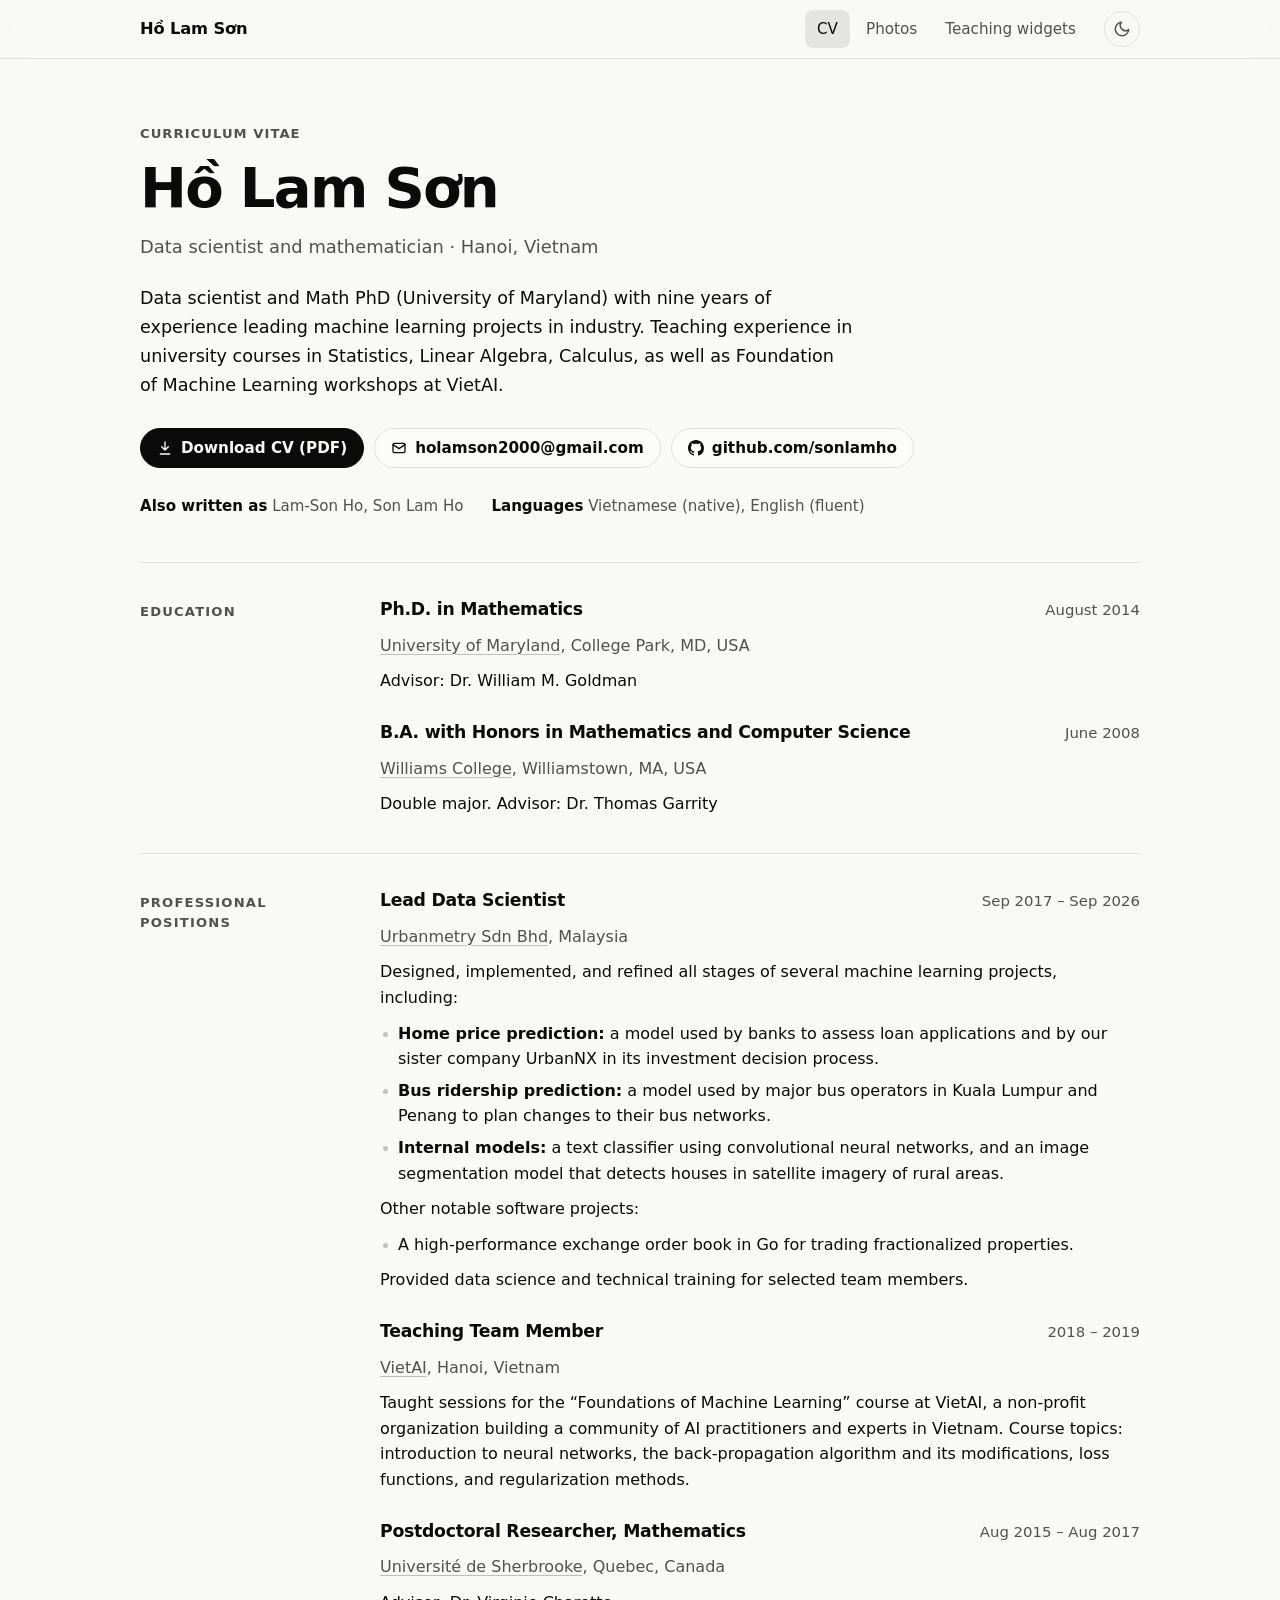
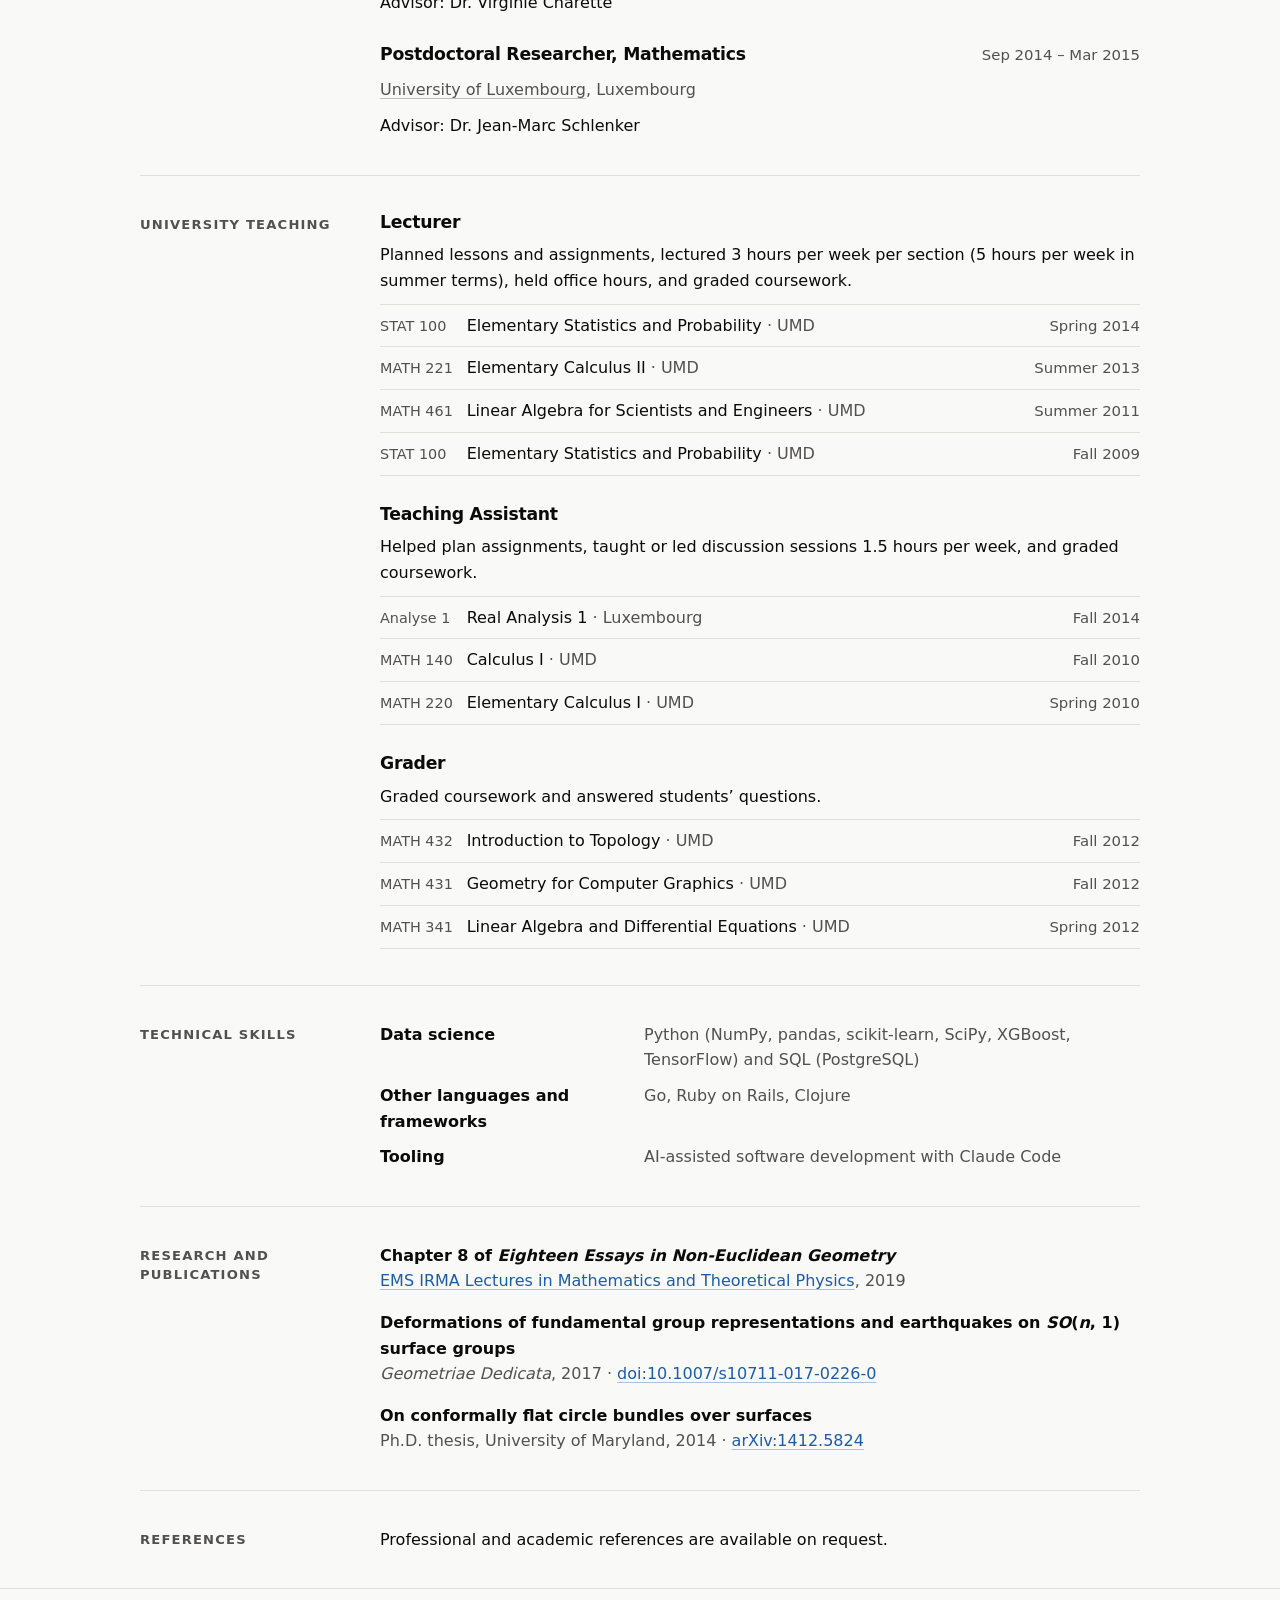
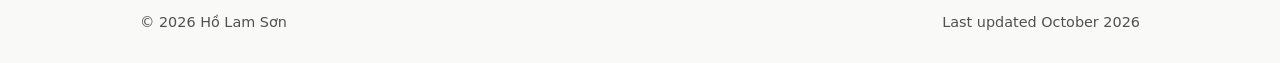
<file: index.html>
<!DOCTYPE html>
<html lang="en">
<head>
  <meta charset="utf-8">
  <meta name="viewport" content="width=device-width, initial-scale=1">
  <title>Hồ Lam Sơn — Curriculum Vitae</title>
  <meta name="description" content="Hồ Lam Sơn (Son Lam Ho): data scientist and mathematician based in Hanoi. Curriculum vitae, photos and interactive teaching widgets.">
  <meta name="author" content="Hồ Lam Sơn">
  <meta property="og:title" content="Hồ Lam Sơn — Curriculum Vitae">
  <meta property="og:description" content="Data scientist and mathematician based in Hanoi, Vietnam.">
  <meta property="og:type" content="profile">
  <link rel="icon" href="assets/favicon.svg" type="image/svg+xml">
  <script>
    try {
      var savedTheme = localStorage.getItem('theme');
      if (savedTheme === 'light' || savedTheme === 'dark') {
        document.documentElement.setAttribute('data-theme', savedTheme);
      }
    } catch (e) {}
  </script>
  <link rel="stylesheet" href="css/style.css">
</head>
<body>
  <a class="skip-link" href="#main">Skip to content</a>

  <header class="site-header">
    <div class="container">
      <a class="brand" href="index.html" lang="vi">Hồ Lam Sơn</a>
      <nav class="site-nav" aria-label="Main">
        <ul>
          <li><a href="index.html" aria-current="page">CV</a></li>
          <li><a href="photos.html">Photos</a></li>
          <li><a href="widgets.html">Teaching widgets</a></li>
        </ul>
      </nav>
      <button class="theme-toggle" type="button" aria-label="Switch theme">
        <svg class="icon-moon" viewBox="0 0 24 24" fill="none" stroke="currentColor" stroke-width="2" stroke-linecap="round" stroke-linejoin="round" aria-hidden="true"><path d="M21 12.8A9 9 0 1 1 11.2 3a7 7 0 0 0 9.8 9.8z"/></svg>
        <svg class="icon-sun" viewBox="0 0 24 24" fill="none" stroke="currentColor" stroke-width="2" stroke-linecap="round" stroke-linejoin="round" aria-hidden="true"><circle cx="12" cy="12" r="4"/><path d="M12 2v2M12 20v2M4.9 4.9l1.4 1.4M17.7 17.7l1.4 1.4M2 12h2M20 12h2M4.9 19.1l1.4-1.4M17.7 6.3l1.4-1.4"/></svg>
      </button>
    </div>
  </header>

  <main id="main">
    <div class="container">

      <section class="hero" aria-labelledby="name">
        <p class="eyebrow">Curriculum vitae</p>
        <h1 id="name" lang="vi">Hồ Lam Sơn</h1>
        <p class="tagline">Data scientist and mathematician · Hanoi, Vietnam</p>
        <p class="profile">
          Data scientist and Math PhD (University of Maryland) with nine years of experience
          leading machine learning projects in industry. Teaching experience in university
          courses in Statistics, Linear Algebra, Calculus, as well as Foundation of Machine
          Learning workshops at VietAI.
        </p>
        <div class="actions">
          <a class="button primary" href="assets/Ho_Lam_Son_CV.pdf" download>
            <svg viewBox="0 0 24 24" fill="none" stroke="currentColor" stroke-width="2" stroke-linecap="round" stroke-linejoin="round" aria-hidden="true"><path d="M12 3v12M7 10l5 5 5-5M5 21h14"/></svg>
            Download CV (PDF)
          </a>
          <a class="button" href="mailto:holamson2000@gmail.com">
            <svg viewBox="0 0 24 24" fill="none" stroke="currentColor" stroke-width="2" stroke-linecap="round" stroke-linejoin="round" aria-hidden="true"><rect x="3" y="5" width="18" height="14" rx="2"/><path d="M3 7l9 6 9-6"/></svg>
            holamson2000@gmail.com
          </a>
          <a class="button" href="https://github.com/sonlamho" rel="me">
            <svg viewBox="0 0 16 16" fill="currentColor" aria-hidden="true"><path d="M8 0C3.58 0 0 3.58 0 8c0 3.54 2.29 6.53 5.47 7.59.4.07.55-.17.55-.38 0-.19-.01-.82-.01-1.49-2.01.37-2.53-.49-2.69-.94-.09-.23-.48-.94-.82-1.13-.28-.15-.68-.52-.01-.53.63-.01 1.08.58 1.23.82.72 1.21 1.87.87 2.33.66.07-.52.28-.87.51-1.07-1.78-.2-3.64-.89-3.64-3.95 0-.87.31-1.59.82-2.15-.08-.2-.36-1.02.08-2.12 0 0 .67-.21 2.2.82.64-.18 1.32-.27 2-.27.68 0 1.36.09 2 .27 1.53-1.04 2.2-.82 2.2-.82.44 1.1.16 1.92.08 2.12.51.56.82 1.27.82 2.15 0 3.07-1.87 3.75-3.65 3.95.29.25.54.73.54 1.48 0 1.07-.01 1.93-.01 2.2 0 .21.15.46.55.38A8.013 8.013 0 0 0 16 8c0-4.42-3.58-8-8-8z"/></svg>
            github.com/sonlamho
          </a>
        </div>
        <dl class="facts">
          <div><dt>Also written as</dt> <dd>Lam-Son Ho, Son Lam Ho</dd></div>
          <div><dt>Languages</dt> <dd>Vietnamese (native), English (fluent)</dd></div>
        </dl>
      </section>

      <section class="cv-section" aria-labelledby="education">
        <h2 id="education">Education</h2>
        <div class="cv-body">
          <article class="entry">
            <div class="entry-head">
              <h3>Ph.D. in Mathematics</h3>
              <span class="when">August 2014</span>
            </div>
            <p class="where"><a href="https://www.umd.edu/">University of Maryland</a>, College Park, MD, USA</p>
            <p>Advisor: Dr. William M. Goldman</p>
          </article>
          <article class="entry">
            <div class="entry-head">
              <h3>B.A. with Honors in Mathematics and Computer Science</h3>
              <span class="when">June 2008</span>
            </div>
            <p class="where"><a href="https://www.williams.edu/">Williams College</a>, Williamstown, MA, USA</p>
            <p>Double major. Advisor: Dr. Thomas Garrity</p>
          </article>
        </div>
      </section>

      <section class="cv-section" aria-labelledby="positions">
        <h2 id="positions">Professional positions</h2>
        <div class="cv-body">
          <article class="entry">
            <div class="entry-head">
              <h3>Lead Data Scientist</h3>
              <span class="when">Sep 2017 – Sep 2026</span>
            </div>
            <p class="where"><a href="https://www.urbanmetry.com/">Urbanmetry Sdn Bhd</a>, Malaysia</p>
            <p>Designed, implemented, and refined all stages of several machine learning projects, including:</p>
            <ul class="bullets">
              <li><strong>Home price prediction:</strong> a model used by banks to assess loan applications and by our sister company UrbanNX in its investment decision process.</li>
              <li><strong>Bus ridership prediction:</strong> a model used by major bus operators in Kuala Lumpur and Penang to plan changes to their bus networks.</li>
              <li><strong>Internal models:</strong> a text classifier using convolutional neural networks, and an image segmentation model that detects houses in satellite imagery of rural areas.</li>
            </ul>
            <p>Other notable software projects:</p>
            <ul class="bullets">
              <li>A high-performance exchange order book in Go for trading fractionalized properties.</li>
            </ul>
            <p>Provided data science and technical training for selected team members.</p>
          </article>

          <article class="entry">
            <div class="entry-head">
              <h3>Teaching Team Member</h3>
              <span class="when">2018 – 2019</span>
            </div>
            <p class="where"><a href="https://vietai.org/">VietAI</a>, Hanoi, Vietnam</p>
            <p>
              Taught sessions for the “Foundations of Machine Learning” course at VietAI, a
              non-profit organization building a community of AI practitioners and experts in
              Vietnam. Course topics: introduction to neural networks, the back-propagation
              algorithm and its modifications, loss functions, and regularization methods.
            </p>
          </article>

          <article class="entry">
            <div class="entry-head">
              <h3>Postdoctoral Researcher, Mathematics</h3>
              <span class="when">Aug 2015 – Aug 2017</span>
            </div>
            <p class="where"><a href="https://www.usherbrooke.ca/">Université de Sherbrooke</a>, Quebec, Canada</p>
            <p>Advisor: Dr. Virginie Charette</p>
          </article>

          <article class="entry">
            <div class="entry-head">
              <h3>Postdoctoral Researcher, Mathematics</h3>
              <span class="when">Sep 2014 – Mar 2015</span>
            </div>
            <p class="where"><a href="https://www.uni.lu/">University of Luxembourg</a>, Luxembourg</p>
            <p>Advisor: Dr. Jean-Marc Schlenker</p>
          </article>
        </div>
      </section>

      <section class="cv-section" aria-labelledby="teaching">
        <h2 id="teaching">University teaching</h2>
        <div class="cv-body">
          <article class="entry">
            <h3>Lecturer</h3>
            <p>Planned lessons and assignments, lectured 3 hours per week per section (5 hours per week in summer terms), held office hours, and graded coursework.</p>
            <ul class="courses">
              <li><span><span class="code">STAT 100</span>Elementary Statistics and Probability <span class="place">· UMD</span></span><span class="term">Spring 2014</span></li>
              <li><span><span class="code">MATH 221</span>Elementary Calculus II <span class="place">· UMD</span></span><span class="term">Summer 2013</span></li>
              <li><span><span class="code">MATH 461</span>Linear Algebra for Scientists and Engineers <span class="place">· UMD</span></span><span class="term">Summer 2011</span></li>
              <li><span><span class="code">STAT 100</span>Elementary Statistics and Probability <span class="place">· UMD</span></span><span class="term">Fall 2009</span></li>
            </ul>
          </article>

          <article class="entry">
            <h3>Teaching Assistant</h3>
            <p>Helped plan assignments, taught or led discussion sessions 1.5 hours per week, and graded coursework.</p>
            <ul class="courses">
              <li><span><span class="code">Analyse 1</span>Real Analysis 1 <span class="place">· Luxembourg</span></span><span class="term">Fall 2014</span></li>
              <li><span><span class="code">MATH 140</span>Calculus I <span class="place">· UMD</span></span><span class="term">Fall 2010</span></li>
              <li><span><span class="code">MATH 220</span>Elementary Calculus I <span class="place">· UMD</span></span><span class="term">Spring 2010</span></li>
            </ul>
          </article>

          <article class="entry">
            <h3>Grader</h3>
            <p>Graded coursework and answered students’ questions.</p>
            <ul class="courses">
              <li><span><span class="code">MATH 432</span>Introduction to Topology <span class="place">· UMD</span></span><span class="term">Fall 2012</span></li>
              <li><span><span class="code">MATH 431</span>Geometry for Computer Graphics <span class="place">· UMD</span></span><span class="term">Fall 2012</span></li>
              <li><span><span class="code">MATH 341</span>Linear Algebra and Differential Equations <span class="place">· UMD</span></span><span class="term">Spring 2012</span></li>
            </ul>
          </article>
        </div>
      </section>

      <section class="cv-section" aria-labelledby="skills">
        <h2 id="skills">Technical skills</h2>
        <div class="cv-body">
          <dl class="skills">
            <dt>Data science</dt>
            <dd>Python (NumPy, pandas, scikit-learn, SciPy, XGBoost, TensorFlow) and SQL (PostgreSQL)</dd>
            <dt>Other languages and frameworks</dt>
            <dd>Go, Ruby on Rails, Clojure</dd>
            <dt>Tooling</dt>
            <dd>AI-assisted software development with Claude Code</dd>
          </dl>
        </div>
      </section>

      <section class="cv-section" aria-labelledby="publications">
        <h2 id="publications">Research and publications</h2>
        <div class="cv-body">
          <ul class="pubs">
            <li>
              <span class="pub-title">Chapter 8 of <cite>Eighteen Essays in Non-Euclidean Geometry</cite></span><br>
              <span class="pub-meta"><a href="https://bookstore.ams.org/emsilmtp-29">EMS IRMA Lectures in Mathematics and Theoretical Physics</a>, 2019</span>
            </li>
            <li>
              <span class="pub-title">Deformations of fundamental group representations and earthquakes on <i>SO</i>(<i>n</i>, 1) surface groups</span><br>
              <span class="pub-meta"><cite>Geometriae Dedicata</cite>, 2017 · <a href="https://doi.org/10.1007/s10711-017-0226-0">doi:10.1007/s10711-017-0226-0</a></span>
            </li>
            <li>
              <span class="pub-title">On conformally flat circle bundles over surfaces</span><br>
              <span class="pub-meta">Ph.D. thesis, University of Maryland, 2014 · <a href="https://arxiv.org/abs/1412.5824">arXiv:1412.5824</a></span>
            </li>
          </ul>
        </div>
      </section>

      <section class="cv-section" aria-labelledby="references">
        <h2 id="references">References</h2>
        <div class="cv-body">
          <p>Professional and academic references are available on request.</p>
        </div>
      </section>

    </div>
  </main>

  <footer class="site-footer">
    <div class="container">
      <span>© 2026 <span lang="vi">Hồ Lam Sơn</span></span>
      <span>Last updated October 2026</span>
    </div>
  </footer>

  <script src="js/site.js"></script>
</body>
</html>
</file>
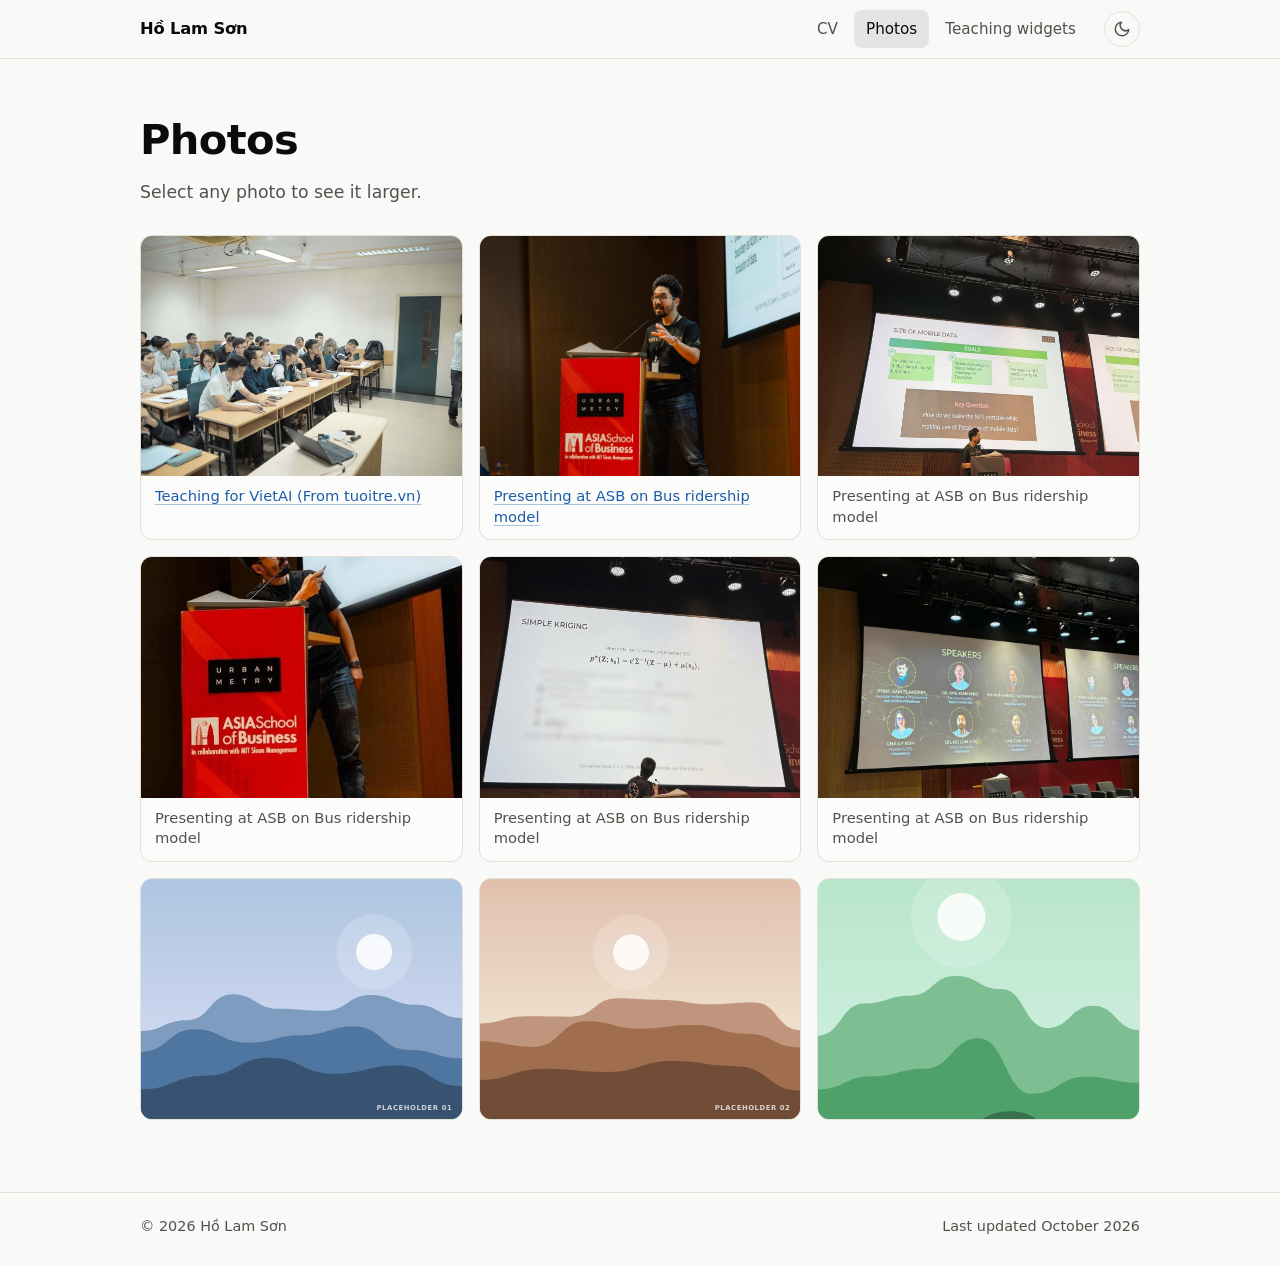
<file: photos.html>
<!DOCTYPE html>
<html lang="en">
<head>
  <meta charset="utf-8">
  <meta name="viewport" content="width=device-width, initial-scale=1">
  <title>Photos — Hồ Lam Sơn</title>
  <meta name="description" content="Photos by Hồ Lam Sơn.">
  <meta name="author" content="Hồ Lam Sơn">
  <link rel="icon" href="assets/favicon.svg" type="image/svg+xml">
  <script>
    try {
      var savedTheme = localStorage.getItem('theme');
      if (savedTheme === 'light' || savedTheme === 'dark') {
        document.documentElement.setAttribute('data-theme', savedTheme);
      }
    } catch (e) {}
  </script>
  <link rel="stylesheet" href="css/style.css">
</head>
<body>
  <a class="skip-link" href="#main">Skip to content</a>

  <header class="site-header">
    <div class="container">
      <a class="brand" href="index.html" lang="vi">Hồ Lam Sơn</a>
      <nav class="site-nav" aria-label="Main">
        <ul>
          <li><a href="index.html">CV</a></li>
          <li><a href="photos.html" aria-current="page">Photos</a></li>
          <li><a href="widgets.html">Teaching widgets</a></li>
        </ul>
      </nav>
      <button class="theme-toggle" type="button" aria-label="Switch theme">
        <svg class="icon-moon" viewBox="0 0 24 24" fill="none" stroke="currentColor" stroke-width="2" stroke-linecap="round" stroke-linejoin="round" aria-hidden="true"><path d="M21 12.8A9 9 0 1 1 11.2 3a7 7 0 0 0 9.8 9.8z"/></svg>
        <svg class="icon-sun" viewBox="0 0 24 24" fill="none" stroke="currentColor" stroke-width="2" stroke-linecap="round" stroke-linejoin="round" aria-hidden="true"><circle cx="12" cy="12" r="4"/><path d="M12 2v2M12 20v2M4.9 4.9l1.4 1.4M17.7 17.7l1.4 1.4M2 12h2M20 12h2M4.9 19.1l1.4-1.4M17.7 6.3l1.4-1.4"/></svg>
      </button>
    </div>
  </header>

  <main id="main">
    <div class="container">
      <div class="page-head">
        <h1>Photos</h1>
        <p class="lead">Select any photo to see it larger.</p>
      </div>

      <!-- The gallery is filled in by js/photos.js from the list in js/photos-data.js -->
      <ul class="gallery" id="gallery"></ul>
      <noscript><p class="gallery-empty">The photo gallery needs JavaScript to be enabled.</p></noscript>
    </div>
  </main>

  <dialog class="lightbox" id="lightbox" aria-label="Photo viewer">
    <div class="lightbox-inner">
      <div class="lightbox-bar">
        <span id="lightbox-count" aria-live="polite"></span>
        <button class="lightbox-button" id="lightbox-close" type="button" aria-label="Close photo viewer">
          <svg viewBox="0 0 24 24" fill="none" stroke="currentColor" stroke-width="2" stroke-linecap="round" aria-hidden="true"><path d="M6 6l12 12M18 6L6 18"/></svg>
        </button>
      </div>
      <div class="lightbox-stage" id="lightbox-stage">
        <button class="lightbox-button lightbox-prev" id="lightbox-prev" type="button" aria-label="Previous photo">
          <svg viewBox="0 0 24 24" fill="none" stroke="currentColor" stroke-width="2" stroke-linecap="round" stroke-linejoin="round" aria-hidden="true"><path d="M15 5l-7 7 7 7"/></svg>
        </button>
        <img id="lightbox-image" src="[data-uri]" alt="">
        <button class="lightbox-button lightbox-next" id="lightbox-next" type="button" aria-label="Next photo">
          <svg viewBox="0 0 24 24" fill="none" stroke="currentColor" stroke-width="2" stroke-linecap="round" stroke-linejoin="round" aria-hidden="true"><path d="M9 5l7 7-7 7"/></svg>
        </button>
      </div>
      <p class="lightbox-caption" id="lightbox-caption"></p>
    </div>
  </dialog>

  <footer class="site-footer">
    <div class="container">
      <span>© 2026 <span lang="vi">Hồ Lam Sơn</span></span>
      <span>Last updated October 2026</span>
    </div>
  </footer>

  <script src="js/site.js"></script>
  <script src="js/photos-data.js"></script>
  <script src="js/photos.js"></script>
</body>
</html>
</file>
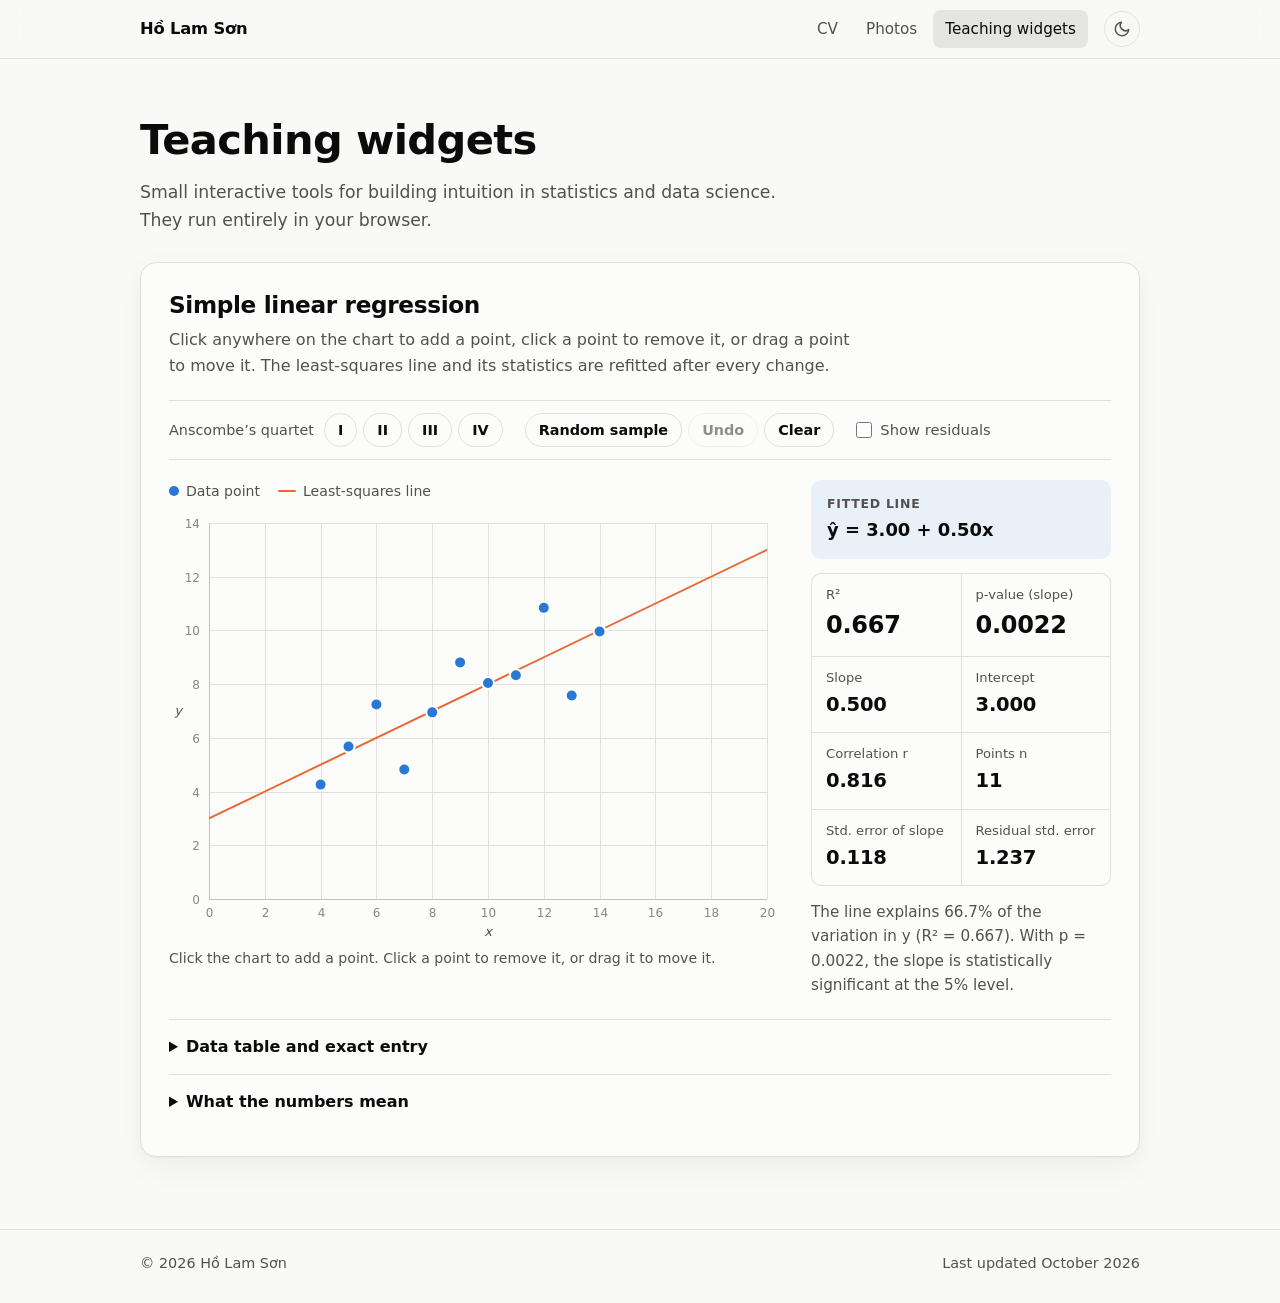
<file: widgets.html>
<!DOCTYPE html>
<html lang="en">
<head>
  <meta charset="utf-8">
  <meta name="viewport" content="width=device-width, initial-scale=1">
  <title>Teaching widgets — Hồ Lam Sơn</title>
  <meta name="description" content="Interactive teaching widgets for statistics and data science, including a click-to-edit simple linear regression chart.">
  <meta name="author" content="Hồ Lam Sơn">
  <link rel="icon" href="assets/favicon.svg" type="image/svg+xml">
  <script>
    try {
      var savedTheme = localStorage.getItem('theme');
      if (savedTheme === 'light' || savedTheme === 'dark') {
        document.documentElement.setAttribute('data-theme', savedTheme);
      }
    } catch (e) {}
  </script>
  <link rel="stylesheet" href="css/style.css">
</head>
<body>
  <a class="skip-link" href="#main">Skip to content</a>

  <header class="site-header">
    <div class="container">
      <a class="brand" href="index.html" lang="vi">Hồ Lam Sơn</a>
      <nav class="site-nav" aria-label="Main">
        <ul>
          <li><a href="index.html">CV</a></li>
          <li><a href="photos.html">Photos</a></li>
          <li><a href="widgets.html" aria-current="page">Teaching widgets</a></li>
        </ul>
      </nav>
      <button class="theme-toggle" type="button" aria-label="Switch theme">
        <svg class="icon-moon" viewBox="0 0 24 24" fill="none" stroke="currentColor" stroke-width="2" stroke-linecap="round" stroke-linejoin="round" aria-hidden="true"><path d="M21 12.8A9 9 0 1 1 11.2 3a7 7 0 0 0 9.8 9.8z"/></svg>
        <svg class="icon-sun" viewBox="0 0 24 24" fill="none" stroke="currentColor" stroke-width="2" stroke-linecap="round" stroke-linejoin="round" aria-hidden="true"><circle cx="12" cy="12" r="4"/><path d="M12 2v2M12 20v2M4.9 4.9l1.4 1.4M17.7 17.7l1.4 1.4M2 12h2M20 12h2M4.9 19.1l1.4-1.4M17.7 6.3l1.4-1.4"/></svg>
      </button>
    </div>
  </header>

  <main id="main">
    <div class="container">
      <div class="page-head">
        <h1>Teaching widgets</h1>
        <p class="lead">Small interactive tools for building intuition in statistics and data science. They run entirely in your browser.</p>
      </div>

      <section class="widget" id="regression" aria-labelledby="rg-title">
        <div class="widget-head">
          <h2 id="rg-title">Simple linear regression</h2>
          <p>
            Click anywhere on the chart to add a point, click a point to remove it, or drag a
            point to move it. The least-squares line and its statistics are refitted after
            every change.
          </p>
        </div>

        <noscript><p class="chart-hint">This widget needs JavaScript to be enabled.</p></noscript>

        <div class="toolbar">
          <div class="toolbar-group" role="group" aria-label="Load one of Anscombe’s four datasets">
            <span class="toolbar-label">Anscombe’s quartet</span>
            <button class="button small" type="button" data-dataset="anscombe1" aria-label="Load Anscombe dataset 1">I</button>
            <button class="button small" type="button" data-dataset="anscombe2" aria-label="Load Anscombe dataset 2">II</button>
            <button class="button small" type="button" data-dataset="anscombe3" aria-label="Load Anscombe dataset 3">III</button>
            <button class="button small" type="button" data-dataset="anscombe4" aria-label="Load Anscombe dataset 4">IV</button>
          </div>
          <div class="toolbar-group">
            <button class="button small" type="button" id="rg-random">Random sample</button>
            <button class="button small" type="button" id="rg-undo">Undo</button>
            <button class="button small" type="button" id="rg-clear">Clear</button>
          </div>
          <label class="check">
            <input type="checkbox" id="rg-residuals">
            Show residuals
          </label>
        </div>

        <div class="widget-grid">
          <div>
            <ul class="legend" aria-label="Legend">
              <li><span class="key-dot" aria-hidden="true"></span>Data point</li>
              <li><span class="key-line" aria-hidden="true"></span>Least-squares line</li>
              <li id="rg-residuals-key" hidden><span class="key-residual" aria-hidden="true"></span>Residual</li>
            </ul>
            <div class="chart-wrap" id="rg-wrap">
              <svg class="rg-chart" id="rg-chart" role="group" aria-label="Scatter plot with fitted regression line. x runs from 0 to 20 and y from 0 to 14. The data table below the chart lists every point."></svg>
              <div class="chart-tip" id="rg-tip" hidden></div>
            </div>
            <p class="chart-hint" id="rg-hint"></p>
          </div>

          <div>
            <div class="equation">
              <span class="eq-label">Fitted line</span>
              <span id="rg-equation">—</span>
            </div>
            <dl class="stats">
              <div class="stat key"><dt>R²</dt><dd id="rg-r2">—</dd></div>
              <div class="stat key"><dt>p-value (slope)</dt><dd id="rg-p">—</dd></div>
              <div class="stat"><dt>Slope</dt><dd id="rg-slope">—</dd></div>
              <div class="stat"><dt>Intercept</dt><dd id="rg-intercept">—</dd></div>
              <div class="stat"><dt>Correlation r</dt><dd id="rg-r">—</dd></div>
              <div class="stat"><dt>Points n</dt><dd id="rg-n">0</dd></div>
              <div class="stat"><dt>Std. error of slope</dt><dd id="rg-slope-se">—</dd></div>
              <div class="stat"><dt>Residual std. error</dt><dd id="rg-residual-se">—</dd></div>
            </dl>
            <p class="interpretation" id="rg-interpretation"></p>
            <p class="visually-hidden" id="rg-live" aria-live="polite"></p>
          </div>
        </div>

        <details>
          <summary>Data table and exact entry</summary>
          <div class="table-scroll">
            <table class="data-table">
              <thead>
                <tr>
                  <th scope="col">#</th>
                  <th scope="col">x</th>
                  <th scope="col">y</th>
                  <th scope="col">Fitted ŷ</th>
                  <th scope="col">Residual</th>
                  <th scope="col"><span class="visually-hidden">Remove</span></th>
                </tr>
              </thead>
              <tbody id="rg-table-body"></tbody>
            </table>
          </div>
          <form class="add-form" id="rg-add-form">
            <label>x (0 to 20)
              <input type="number" id="rg-add-x" min="0" max="20" step="0.01" inputmode="decimal" required>
            </label>
            <label>y (0 to 14)
              <input type="number" id="rg-add-y" min="0" max="14" step="0.01" inputmode="decimal" required>
            </label>
            <button class="button small" type="submit">Add point</button>
          </form>
        </details>

        <details>
          <summary>What the numbers mean</summary>
          <div class="notes">
            <p><strong>Fitted line.</strong> The line ŷ = b₀ + b₁x that minimises the sum of squared residuals, where a residual is the vertical distance between a point and the line. Turn on “Show residuals” to see them.</p>
            <p><strong>R².</strong> The share of the variation in y that the line accounts for: 1 − (sum of squared residuals) ÷ (total sum of squares). For a straight-line fit it equals the square of the correlation r.</p>
            <p><strong>p-value.</strong> A two-sided t-test of the hypothesis that the true slope is zero, using t = b₁ ÷ SE(b₁) with n − 2 degrees of freedom. A small value means a slope this far from zero would be unlikely if x and y were unrelated. It needs at least three points.</p>
            <p><strong>Standard errors.</strong> The residual standard error is √(SSE ÷ (n − 2)), the typical size of a residual. The standard error of the slope divides it by √Σ(x − x̄)², so points spread widely along x pin the slope down more tightly.</p>
            <p><strong>Things to try.</strong> Load the four datasets of Anscombe’s quartet: their statistics are almost identical while the pictures differ completely. Then drag a single point far from the rest and watch how much one outlier can move the line.</p>
          </div>
        </details>
      </section>
    </div>
  </main>

  <footer class="site-footer">
    <div class="container">
      <span>© 2026 <span lang="vi">Hồ Lam Sơn</span></span>
      <span>Last updated October 2026</span>
    </div>
  </footer>

  <script src="js/site.js"></script>
  <script src="js/stats.js"></script>
  <script src="js/regression.js"></script>
</body>
</html>
</file>
<file: css/style.css>
/* ==========================================================================
   Hồ Lam Sơn — personal site
   Plain CSS, no build step. Colours are defined once as tokens below and
   swapped for dark mode; everything else refers to the tokens.
   ========================================================================== */

/* ---------- Tokens ---------- */

:root {
  color-scheme: light;
  --bg: #f9f9f7;
  --surface: #fcfcfb;
  --ink: #0b0b0b;
  --ink-2: #52514e;
  --muted: #898781;
  --line: #e1e0d9;
  --axis: #c3c2b7;
  --link: #1c5cab;
  --accent: #2a78d6;
  --wash: rgba(42, 120, 214, 0.09);
  --series-1: #2a78d6; /* data points */
  --series-2: #eb6834; /* fitted line */
  --header-bg: rgba(249, 249, 247, 0.86);
  --shadow: 0 1px 2px rgba(11, 11, 11, 0.04), 0 10px 30px rgba(11, 11, 11, 0.05);

  --font: system-ui, -apple-system, "Segoe UI", Roboto, "Helvetica Neue", Arial, sans-serif;
  --mono: ui-monospace, "SF Mono", "Cascadia Mono", Consolas, "Liberation Mono", monospace;
  --radius: 12px;
  --page: 1000px;
  --gutter: 20px;
}

@media (prefers-color-scheme: dark) {
  :root:not([data-theme="light"]) {
    color-scheme: dark;
    --bg: #0d0d0d;
    --surface: #1a1a19;
    --ink: #ffffff;
    --ink-2: #c3c2b7;
    --muted: #898781;
    --line: #2c2c2a;
    --axis: #383835;
    --link: #86b6ef;
    --accent: #3987e5;
    --wash: rgba(57, 135, 229, 0.16);
    --series-1: #3987e5;
    --series-2: #d95926;
    --header-bg: rgba(13, 13, 13, 0.82);
    --shadow: 0 1px 2px rgba(0, 0, 0, 0.4), 0 10px 30px rgba(0, 0, 0, 0.35);
  }
}

:root[data-theme="dark"] {
  color-scheme: dark;
  --bg: #0d0d0d;
  --surface: #1a1a19;
  --ink: #ffffff;
  --ink-2: #c3c2b7;
  --muted: #898781;
  --line: #2c2c2a;
  --axis: #383835;
  --link: #86b6ef;
  --accent: #3987e5;
  --wash: rgba(57, 135, 229, 0.16);
  --series-1: #3987e5;
  --series-2: #d95926;
  --header-bg: rgba(13, 13, 13, 0.82);
  --shadow: 0 1px 2px rgba(0, 0, 0, 0.4), 0 10px 30px rgba(0, 0, 0, 0.35);
}

/* ---------- Base ---------- */

*,
*::before,
*::after {
  box-sizing: border-box;
}

html {
  -webkit-text-size-adjust: 100%;
  text-size-adjust: 100%;
  scroll-padding-top: 88px;
}

html:has(dialog[open]) {
  overflow: hidden;
}

body {
  margin: 0;
  min-height: 100vh;
  display: flex;
  flex-direction: column;
  background: var(--bg);
  color: var(--ink);
  font-family: var(--font);
  font-size: 16px;
  line-height: 1.6;
  -webkit-font-smoothing: antialiased;
  overflow-wrap: break-word;
}

main {
  flex: 1;
}

h1,
h2,
h3,
p,
ul,
ol,
dl,
dd,
figure {
  margin: 0;
}

ul,
ol {
  padding: 0;
  list-style: none;
}

h1,
h2,
h3 {
  line-height: 1.2;
  letter-spacing: -0.015em;
  text-wrap: balance;
}

a {
  color: var(--link);
  text-decoration: underline;
  text-decoration-color: color-mix(in srgb, currentColor 35%, transparent);
  text-decoration-thickness: 1px;
  text-underline-offset: 3px;
}

a:hover {
  text-decoration-color: currentColor;
}

img,
svg {
  display: block;
  max-width: 100%;
}

button,
input,
select {
  font: inherit;
  color: inherit;
}

:focus-visible {
  outline: 2px solid var(--accent);
  outline-offset: 2px;
  border-radius: 4px;
}

[hidden] {
  display: none !important;
}

.visually-hidden {
  position: absolute;
  width: 1px;
  height: 1px;
  margin: -1px;
  padding: 0;
  overflow: hidden;
  clip: rect(0 0 0 0);
  white-space: nowrap;
  border: 0;
}

.skip-link {
  position: absolute;
  left: 12px;
  top: -60px;
  z-index: 100;
  padding: 8px 14px;
  border-radius: 8px;
  background: var(--ink);
  color: var(--bg);
  text-decoration: none;
}

.skip-link:focus {
  top: 12px;
}

.container {
  width: 100%;
  max-width: calc(var(--page) + 2 * var(--gutter));
  margin: 0 auto;
  padding: 0 var(--gutter);
}

/* ---------- Header and menu (always visible) ---------- */

.site-header {
  position: sticky;
  top: 0;
  z-index: 20;
  background: var(--header-bg);
  -webkit-backdrop-filter: saturate(160%) blur(12px);
  backdrop-filter: saturate(160%) blur(12px);
  border-bottom: 1px solid var(--line);
}

.site-header .container {
  display: flex;
  align-items: center;
  gap: 8px 16px;
  min-height: 58px;
}

.brand {
  margin-right: auto;
  font-weight: 650;
  font-size: 1.02rem;
  letter-spacing: -0.01em;
  color: var(--ink);
  text-decoration: none;
  white-space: nowrap;
}

.site-nav ul {
  display: flex;
  gap: 4px;
}

.site-nav a {
  display: block;
  padding: 7px 12px;
  border-radius: 8px;
  color: var(--ink-2);
  font-size: 0.95rem;
  font-weight: 500;
  text-decoration: none;
  white-space: nowrap;
  transition: background-color 0.15s, color 0.15s;
}

.site-nav a:hover {
  color: var(--ink);
  background: color-mix(in srgb, var(--ink) 6%, transparent);
}

.site-nav a[aria-current="page"] {
  color: var(--ink);
  background: color-mix(in srgb, var(--ink) 9%, transparent);
}

.theme-toggle {
  display: inline-grid;
  place-items: center;
  width: 36px;
  height: 36px;
  padding: 0;
  border: 1px solid var(--line);
  border-radius: 50%;
  background: transparent;
  color: var(--ink-2);
  cursor: pointer;
  transition: background-color 0.15s, color 0.15s;
}

.theme-toggle:hover {
  color: var(--ink);
  background: color-mix(in srgb, var(--ink) 6%, transparent);
}

.theme-toggle svg {
  width: 18px;
  height: 18px;
}

.theme-toggle .icon-sun {
  display: none;
}

:root[data-theme="dark"] .theme-toggle .icon-sun {
  display: block;
}

:root[data-theme="dark"] .theme-toggle .icon-moon {
  display: none;
}

@media (prefers-color-scheme: dark) {
  :root:not([data-theme="light"]) .theme-toggle .icon-sun {
    display: block;
  }

  :root:not([data-theme="light"]) .theme-toggle .icon-moon {
    display: none;
  }
}

@media (max-width: 520px) {
  .site-header .container {
    flex-wrap: wrap;
    padding-top: 8px;
    padding-bottom: 6px;
  }

  .site-nav {
    order: 3;
    width: 100%;
    margin: 0 -8px;
  }

  .site-nav a {
    padding: 6px 10px;
  }

  html {
    scroll-padding-top: 116px;
  }
}

/* ---------- Page head ---------- */

.page-head {
  padding: 56px 0 28px;
}

.page-head h1 {
  font-size: clamp(1.9rem, 4.5vw, 2.6rem);
  font-weight: 700;
}

.page-head .lead {
  max-width: 62ch;
  margin-top: 14px;
  color: var(--ink-2);
  font-size: 1.08rem;
}

.eyebrow {
  margin-bottom: 10px;
  color: var(--ink-2);
  font-size: 0.82rem;
  font-weight: 600;
  letter-spacing: 0.08em;
  text-transform: uppercase;
}

/* ---------- Buttons ---------- */

.button {
  display: inline-flex;
  align-items: center;
  justify-content: center;
  gap: 8px;
  min-height: 40px;
  padding: 8px 16px;
  border: 1px solid var(--line);
  border-radius: 999px;
  background: var(--surface);
  color: var(--ink);
  font-size: 0.95rem;
  font-weight: 550;
  line-height: 1.2;
  text-decoration: none;
  cursor: pointer;
  transition: background-color 0.15s, border-color 0.15s, transform 0.05s;
}

.button:hover {
  border-color: var(--axis);
  background: color-mix(in srgb, var(--ink) 5%, var(--surface));
}

.button:active {
  transform: translateY(1px);
}

.button.primary {
  border-color: var(--ink);
  background: var(--ink);
  color: var(--bg);
}

.button.primary:hover {
  background: color-mix(in srgb, var(--ink) 86%, var(--bg));
}

.button.small {
  min-height: 34px;
  padding: 5px 13px;
  font-size: 0.9rem;
}

.button:disabled {
  opacity: 0.45;
  cursor: not-allowed;
  transform: none;
}

.button svg {
  width: 16px;
  height: 16px;
  flex: none;
}

/* ---------- CV page ---------- */

.hero {
  padding: 64px 0 44px;
}

.hero h1 {
  font-size: clamp(2.3rem, 7vw, 3.5rem);
  font-weight: 720;
  letter-spacing: -0.03em;
}

.hero .tagline {
  margin-top: 12px;
  color: var(--ink-2);
  font-size: 1.12rem;
}

.hero .profile {
  max-width: 64ch;
  margin-top: 22px;
  font-size: 1.1rem;
  line-height: 1.65;
}

.hero .actions {
  display: flex;
  flex-wrap: wrap;
  gap: 10px;
  margin-top: 28px;
}

.hero .facts {
  display: flex;
  flex-wrap: wrap;
  gap: 4px 28px;
  margin-top: 26px;
  color: var(--ink-2);
  font-size: 0.94rem;
}

.hero .facts dt {
  display: inline;
  font-weight: 600;
  color: var(--ink);
}

.hero .facts dd {
  display: inline;
}

.cv-section {
  display: grid;
  grid-template-columns: 200px minmax(0, 1fr);
  gap: 8px 40px;
  padding: 36px 0;
  border-top: 1px solid var(--line);
}

.cv-section > h2 {
  padding-top: 3px;
  color: var(--ink-2);
  font-size: 0.82rem;
  font-weight: 650;
  letter-spacing: 0.09em;
  line-height: 1.5;
  text-transform: uppercase;
}

.cv-section > .cv-body > * + * {
  margin-top: 28px;
}

.entry-head {
  display: flex;
  flex-wrap: wrap;
  align-items: baseline;
  justify-content: space-between;
  gap: 2px 20px;
}

.entry h3 {
  font-size: 1.08rem;
  font-weight: 650;
}

.entry .when {
  color: var(--ink-2);
  font-size: 0.93rem;
  font-variant-numeric: tabular-nums;
  white-space: nowrap;
}

.entry .where {
  color: var(--ink-2);
}

.entry .where a {
  color: inherit;
}

.entry p,
.entry ul {
  margin-top: 10px;
}

.bullets > li {
  position: relative;
  padding-left: 18px;
}

.bullets > li + li {
  margin-top: 6px;
}

.bullets > li::before {
  content: "";
  position: absolute;
  left: 3px;
  top: 0.72em;
  width: 5px;
  height: 5px;
  border-radius: 50%;
  background: var(--axis);
}

.bullets strong {
  font-weight: 620;
}

.courses {
  margin-top: 10px;
  border-top: 1px solid var(--line);
}

.courses li {
  display: flex;
  align-items: baseline;
  justify-content: space-between;
  gap: 4px 16px;
  padding: 8px 0;
  border-bottom: 1px solid var(--line);
}

.courses .code {
  display: inline-block;
  min-width: 5.6em;
  margin-right: 6px;
  color: var(--ink-2);
  font-size: 0.9rem;
  font-variant-numeric: tabular-nums;
}

.courses .place {
  color: var(--ink-2);
}

.courses .term {
  color: var(--ink-2);
  font-size: 0.93rem;
  white-space: nowrap;
}

.skills {
  display: grid;
  grid-template-columns: 240px minmax(0, 1fr);
  gap: 10px 24px;
}

.skills dt {
  font-weight: 620;
}

.skills dd {
  color: var(--ink-2);
}

.pubs li + li {
  margin-top: 16px;
}

.pubs .pub-title {
  font-weight: 620;
}

.pubs .pub-meta {
  color: var(--ink-2);
}

@media (max-width: 720px) {
  .hero {
    padding: 40px 0 32px;
  }

  .cv-section {
    grid-template-columns: minmax(0, 1fr);
    padding: 28px 0;
  }

  .cv-section > h2 {
    margin-bottom: 8px;
  }

  .skills {
    grid-template-columns: minmax(0, 1fr);
    gap: 2px;
  }

  .skills dd {
    margin-bottom: 10px;
  }

  .courses li {
    flex-wrap: wrap;
  }
}

/* ---------- Photos page ---------- */

.gallery {
  display: grid;
  grid-template-columns: repeat(auto-fill, minmax(240px, 1fr));
  gap: 16px;
  padding-bottom: 72px;
}

.photo {
  overflow: hidden;
  border: 1px solid var(--line);
  border-radius: var(--radius);
  background: var(--surface);
  transition: transform 0.2s ease, box-shadow 0.2s ease;
}

.photo:hover {
  transform: translateY(-2px);
  box-shadow: var(--shadow);
}

.thumb {
  display: block;
  width: 100%;
  padding: 0;
  border: 0;
  background: none;
  cursor: zoom-in;
}

/* Drawn inside the photo, since the card clips anything outside it. */
.thumb:focus-visible {
  outline-offset: -2px;
}

.thumb img {
  width: 100%;
  aspect-ratio: 4 / 3;
  object-fit: cover;
  background: var(--line);
}

.photo .caption {
  padding: 10px 14px 12px;
  color: var(--ink-2);
  font-size: 0.92rem;
  line-height: 1.4;
  overflow-wrap: anywhere;
}

.gallery-empty {
  padding: 40px 0 80px;
  color: var(--ink-2);
}

.lightbox {
  width: 100vw;
  height: 100vh;
  height: 100dvh;
  max-width: none;
  max-height: none;
  margin: 0;
  padding: 0;
  border: 0;
  background: rgba(8, 8, 8, 0.94);
  color: #fff;
}

.lightbox::backdrop {
  background: rgba(8, 8, 8, 0.94);
}

.lightbox-inner {
  display: grid;
  grid-template-rows: auto minmax(0, 1fr) auto;
  width: 100%;
  height: 100%;
}

.lightbox-bar {
  display: flex;
  align-items: center;
  justify-content: space-between;
  padding: 10px 14px;
  color: #c3c2b7;
  font-size: 0.92rem;
  font-variant-numeric: tabular-nums;
}

.lightbox-stage {
  position: relative;
  display: grid;
  place-items: center;
  min-height: 0;
  padding: 0 60px;
}

.lightbox-stage img {
  max-width: 100%;
  max-height: 100%;
  min-height: 0;
  object-fit: contain;
  border-radius: 4px;
}

.lightbox-caption {
  min-height: 3.2em;
  padding: 14px 20px 20px;
  color: #e1e0d9;
  text-align: center;
}

.lightbox-caption a {
  color: inherit;
}

.lightbox-caption a:focus-visible {
  outline-color: #fff;
}

.lightbox-button {
  display: inline-grid;
  place-items: center;
  width: 42px;
  height: 42px;
  padding: 0;
  border: 0;
  border-radius: 50%;
  background: rgba(255, 255, 255, 0.1);
  color: #fff;
  cursor: pointer;
  transition: background-color 0.15s;
}

.lightbox-button:hover {
  background: rgba(255, 255, 255, 0.22);
}

.lightbox-button:focus-visible {
  outline-color: #fff;
  border-radius: 50%;
}

.lightbox-button svg {
  width: 20px;
  height: 20px;
}

.lightbox-prev,
.lightbox-next {
  position: absolute;
  top: 50%;
  transform: translateY(-50%);
}

.lightbox-prev {
  left: 10px;
}

.lightbox-next {
  right: 10px;
}

@media (max-width: 520px) {
  .lightbox-stage {
    padding: 0 8px;
  }

  .lightbox-prev,
  .lightbox-next {
    background: rgba(0, 0, 0, 0.55);
  }
}

/* ---------- Teaching widgets page ---------- */

.widget {
  margin-bottom: 72px;
  padding: 28px;
  border: 1px solid var(--line);
  border-radius: 16px;
  background: var(--surface);
  box-shadow: var(--shadow);
}

.widget-head h2 {
  font-size: 1.45rem;
  font-weight: 680;
}

.widget-head p {
  max-width: 68ch;
  margin-top: 8px;
  color: var(--ink-2);
}

.toolbar {
  display: flex;
  flex-wrap: wrap;
  align-items: center;
  gap: 10px 22px;
  margin-top: 22px;
  padding: 12px 0;
  border-top: 1px solid var(--line);
  border-bottom: 1px solid var(--line);
}

.toolbar-group {
  display: flex;
  flex-wrap: wrap;
  align-items: center;
  gap: 6px;
}

.toolbar-label {
  margin-right: 4px;
  color: var(--ink-2);
  font-size: 0.9rem;
}

.check {
  display: inline-flex;
  align-items: center;
  gap: 8px;
  color: var(--ink-2);
  font-size: 0.92rem;
  cursor: pointer;
}

.check input {
  width: 16px;
  height: 16px;
  margin: 0;
  accent-color: var(--accent);
}

.widget-grid {
  display: grid;
  grid-template-columns: minmax(0, 1fr) 300px;
  gap: 28px;
  margin-top: 20px;
}

.legend {
  display: flex;
  flex-wrap: wrap;
  gap: 4px 18px;
  margin-bottom: 8px;
  color: var(--ink-2);
  font-size: 0.88rem;
}

.legend li {
  display: inline-flex;
  align-items: center;
  gap: 7px;
}

.legend .key-dot {
  width: 10px;
  height: 10px;
  border-radius: 50%;
  background: var(--series-1);
}

.legend .key-line {
  width: 18px;
  height: 2px;
  border-radius: 1px;
  background: var(--series-2);
}

.legend .key-residual {
  width: 2px;
  height: 14px;
  margin: 0 4px;
  border-radius: 1px;
  background: var(--muted);
}

.chart-wrap {
  position: relative;
}

.rg-chart {
  overflow: visible;
  -webkit-user-select: none;
  user-select: none;
  -webkit-tap-highlight-color: transparent;
}

.rg-chart text {
  fill: var(--muted);
  font-family: var(--font);
  font-size: 12px;
  font-variant-numeric: tabular-nums;
}

.rg-chart .rg-axis-title {
  fill: var(--ink-2);
  font-style: italic;
  font-size: 13px;
}

.rg-grid line {
  stroke: var(--line);
  stroke-width: 1;
  shape-rendering: crispEdges;
}

.rg-axes line {
  stroke: var(--axis);
  stroke-width: 1;
  shape-rendering: crispEdges;
}

.rg-plot {
  fill: transparent;
  cursor: crosshair;
  touch-action: manipulation;
}

.rg-fit {
  stroke: var(--series-2);
  stroke-width: 2;
  stroke-linecap: round;
  pointer-events: none;
}

.rg-residuals line {
  stroke: var(--muted);
  stroke-width: 1.5;
  pointer-events: none;
}

.rg-ghost {
  fill: none;
  stroke: var(--series-1);
  stroke-width: 1.5;
  stroke-dasharray: 3 3;
  opacity: 0.8;
  pointer-events: none;
}

.rg-point {
  cursor: pointer;
  outline: none;
}

/* Set on the circles themselves: they are what a finger actually lands on. */
.rg-point,
.rg-point circle {
  touch-action: none;
}

.rg-point .rg-hit {
  fill: transparent;
}

.rg-point .rg-dot {
  fill: var(--series-1);
  stroke: var(--surface);
  stroke-width: 2;
  transition: transform 0.12s ease;
}

.rg-point:hover .rg-dot,
.rg-point.is-active .rg-dot {
  transform: scale(1.35);
}

.rg-point:focus-visible .rg-hit {
  stroke: var(--ink);
  stroke-width: 2;
}

.rg-chart.is-dragging,
.rg-chart.is-dragging .rg-point,
.rg-chart.is-dragging .rg-plot {
  cursor: grabbing;
}

.chart-tip {
  position: absolute;
  z-index: 5;
  left: 0;
  top: 0;
  padding: 6px 10px;
  border: 1px solid var(--line);
  border-radius: 8px;
  background: var(--surface);
  box-shadow: var(--shadow);
  color: var(--ink-2);
  font-size: 0.82rem;
  line-height: 1.35;
  white-space: nowrap;
  pointer-events: none;
}

.chart-tip strong {
  display: block;
  color: var(--ink);
  font-size: 0.9rem;
  font-weight: 620;
  font-variant-numeric: tabular-nums;
}

.chart-hint {
  margin-top: 6px;
  color: var(--ink-2);
  font-size: 0.88rem;
}

.equation {
  padding: 14px 16px;
  border-radius: 10px;
  background: var(--wash);
  font-size: 1.12rem;
  font-weight: 600;
  font-variant-numeric: tabular-nums;
}

.equation .eq-label {
  display: block;
  margin-bottom: 2px;
  color: var(--ink-2);
  font-size: 0.78rem;
  font-weight: 600;
  letter-spacing: 0.06em;
  text-transform: uppercase;
}

.stats {
  display: grid;
  grid-template-columns: repeat(2, minmax(0, 1fr));
  gap: 1px;
  margin-top: 14px;
  overflow: hidden;
  border: 1px solid var(--line);
  border-radius: 10px;
  background: var(--line);
}

.stat {
  padding: 10px 14px 12px;
  background: var(--surface);
}

.stat dt {
  color: var(--ink-2);
  font-size: 0.82rem;
}

.stat dd {
  margin-top: 1px;
  font-size: 1.22rem;
  font-weight: 620;
  letter-spacing: -0.01em;
}

.stat.key dd {
  font-size: 1.5rem;
}

.interpretation {
  margin-top: 14px;
  color: var(--ink-2);
  font-size: 0.95rem;
}

.widget details {
  margin-top: 22px;
  border-top: 1px solid var(--line);
}

.widget details + details {
  margin-top: 0;
}

.widget summary {
  padding: 14px 0;
  font-weight: 600;
  cursor: pointer;
}

.widget details > :last-child {
  margin-bottom: 18px;
}

.table-scroll {
  max-height: 340px;
  overflow: auto;
  border: 1px solid var(--line);
  border-radius: 10px;
}

.data-table {
  width: 100%;
  border-collapse: collapse;
  font-size: 0.93rem;
  font-variant-numeric: tabular-nums;
}

.data-table th,
.data-table td {
  padding: 7px 14px;
  border-bottom: 1px solid var(--line);
  text-align: right;
  white-space: nowrap;
}

.data-table thead th {
  position: sticky;
  top: 0;
  background: var(--surface);
  color: var(--ink-2);
  font-size: 0.84rem;
  font-weight: 600;
}

.data-table tbody tr:last-child td {
  border-bottom: 0;
}

.data-table .empty {
  color: var(--ink-2);
  text-align: left;
}

.row-remove {
  display: inline-grid;
  place-items: center;
  width: 26px;
  height: 26px;
  padding: 0;
  border: 0;
  border-radius: 6px;
  background: transparent;
  color: var(--ink-2);
  font-size: 1.1rem;
  line-height: 1;
  cursor: pointer;
}

.row-remove:hover {
  background: color-mix(in srgb, var(--ink) 8%, transparent);
  color: var(--ink);
}

.add-form {
  display: flex;
  flex-wrap: wrap;
  align-items: flex-end;
  gap: 10px;
  margin-top: 14px;
}

.add-form label {
  display: grid;
  gap: 3px;
  color: var(--ink-2);
  font-size: 0.85rem;
}

.add-form input {
  width: 110px;
  min-height: 36px;
  padding: 5px 10px;
  border: 1px solid var(--axis);
  border-radius: 8px;
  background: var(--bg);
  color: var(--ink);
}

.notes {
  display: grid;
  gap: 10px;
  color: var(--ink-2);
  font-size: 0.95rem;
}

.notes strong {
  color: var(--ink);
  font-weight: 620;
}

@media (max-width: 900px) {
  .widget-grid {
    grid-template-columns: minmax(0, 1fr);
    gap: 22px;
  }
}

@media (min-width: 620px) and (max-width: 900px) {
  .stats {
    grid-template-columns: repeat(4, minmax(0, 1fr));
  }
}

@media (max-width: 520px) {
  .toolbar {
    gap: 10px 14px;
  }

  .toolbar .button.small {
    padding: 5px 11px;
  }

  .toolbar-label {
    flex-basis: 100%;
    margin-right: 0;
  }

  .data-table th,
  .data-table td {
    padding: 7px 7px;
  }

  .data-table th:last-child,
  .data-table td:last-child {
    padding-left: 0;
    padding-right: 4px;
  }

  .widget {
    margin-left: calc(-1 * var(--gutter) + 8px);
    margin-right: calc(-1 * var(--gutter) + 8px);
    padding: 20px 14px;
    border-radius: 14px;
  }

  .page-head {
    padding: 36px 0 22px;
  }
}

/* ---------- Footer ---------- */

.site-footer {
  border-top: 1px solid var(--line);
  color: var(--ink-2);
  font-size: 0.9rem;
}

.site-footer .container {
  display: flex;
  flex-wrap: wrap;
  justify-content: space-between;
  gap: 6px 24px;
  padding-top: 22px;
  padding-bottom: 28px;
}

.site-footer a {
  color: inherit;
}

/* ---------- Motion and print ---------- */

@media (prefers-reduced-motion: reduce) {
  *,
  *::before,
  *::after {
    transition: none !important;
    animation: none !important;
    scroll-behavior: auto !important;
  }
}

@media print {
  :root {
    --bg: #fff;
    --surface: #fff;
    --ink: #000;
    --ink-2: #333;
    --line: #ccc;
    --link: #000;
  }

  .site-header,
  .site-footer,
  .skip-link,
  .hero .actions .button.primary,
  .hero .actions svg {
    display: none;
  }

  .hero .actions {
    gap: 0 24px;
    margin-top: 12pt;
  }

  .hero .actions .button {
    min-height: 0;
    padding: 0;
    border: 0;
    background: none;
    font-weight: 400;
  }

  body {
    font-size: 10.5pt;
  }

  .hero {
    padding: 0 0 16pt;
  }

  .cv-section {
    padding: 14pt 0;
  }

  .entry {
    break-inside: avoid;
  }

  a {
    text-decoration: none;
  }
}
</file>
